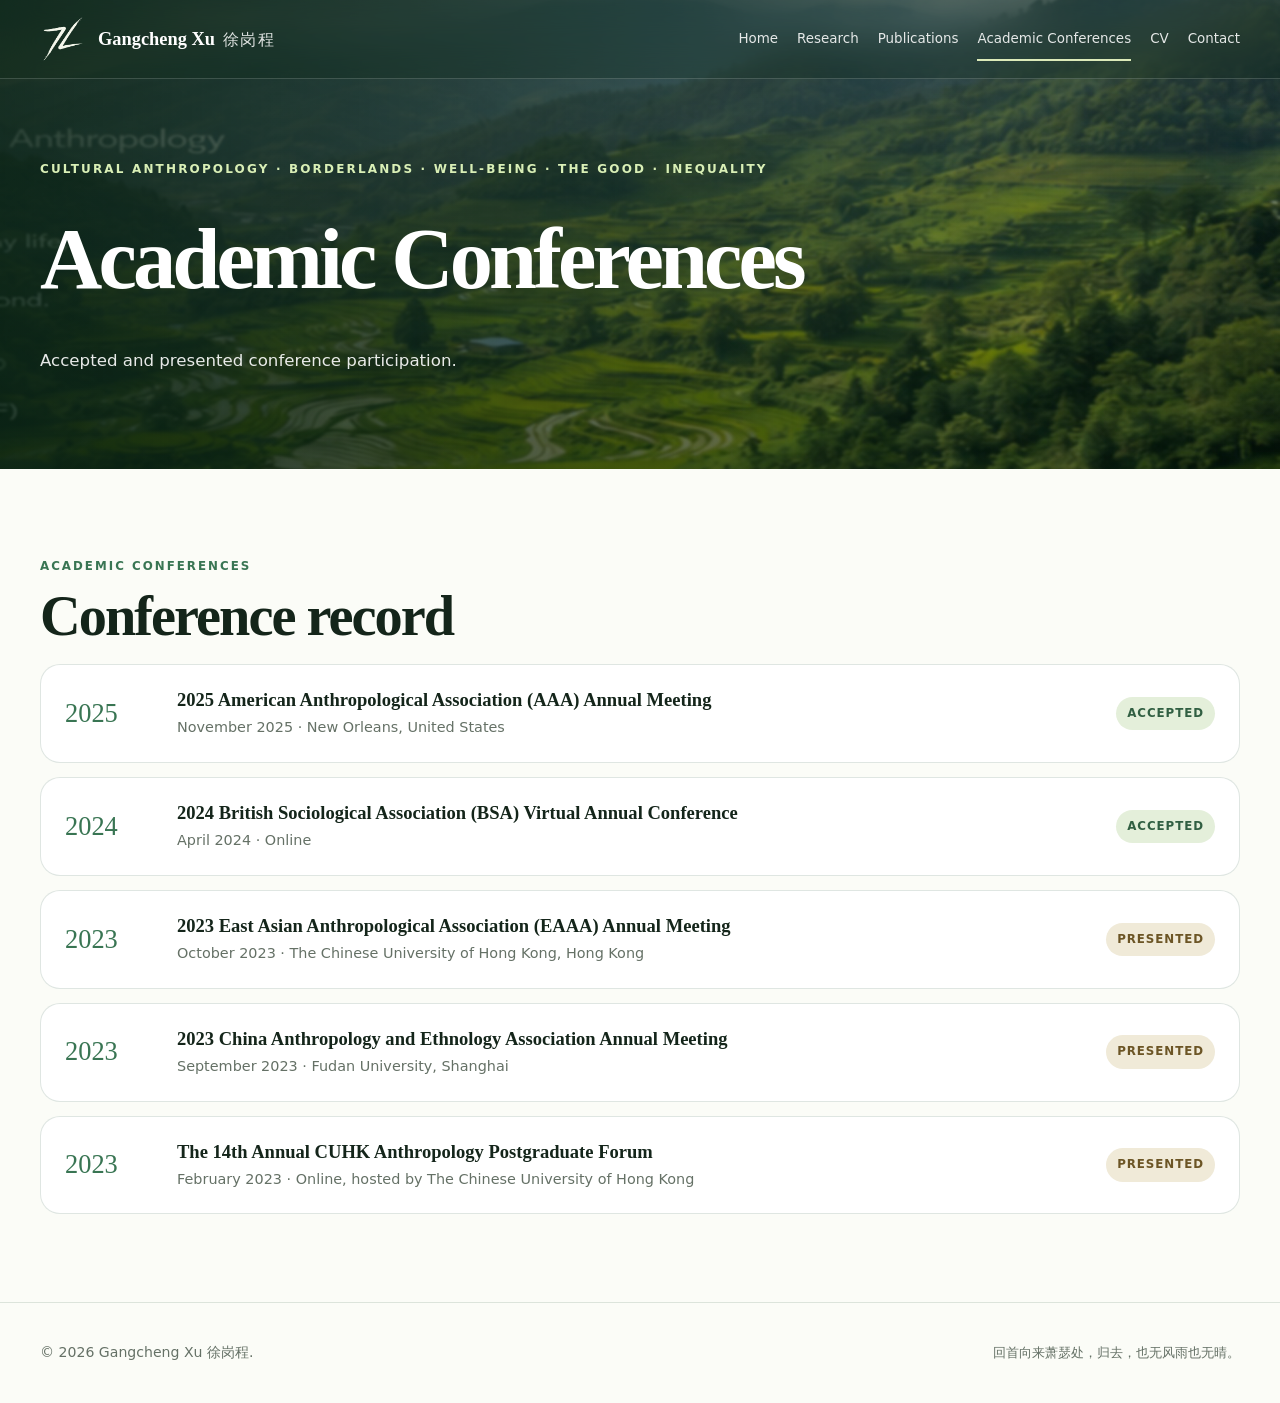
<file: conferences.html>
<!doctype html>
<html lang="en"><head><meta charset="utf-8"><meta name="viewport" content="width=device-width,initial-scale=1"><meta name="description" content="Academic website of Gangcheng Xu, a scholar in cultural anthropology."><title>Academic Conferences | Gangcheng Xu 徐岗程</title><link rel="icon" type="image/png" href="assets/x77-logo-approved.png"><link rel="stylesheet" href="styles.css"></head><body><header class="site-header"><div class="container nav-wrap"><a class="brand" href="index.html"><img class="brand-logo brand-logo-light" src="assets/x77-logo-approved-white.png" alt=""><img class="brand-logo brand-logo-dark" src="assets/x77-logo-approved.png" alt=""><span class="brand-name">Gangcheng Xu <span class="brand-cn" lang="zh-Hans">徐岗程</span></span></a><button class="menu-btn" aria-label="Open navigation" aria-expanded="false">☰</button><nav class="nav" aria-label="Primary"><a class="" href="index.html">Home</a><a class="" href="research.html">Research</a><a class="" href="publications.html">Publications</a><a class="active" href="conferences.html">Academic Conferences</a><a class="" href="cv.html">CV</a><a class="" href="contact.html">Contact</a></nav></div></header><main>
<section class="page-hero"><div class="container"><div class="eyebrow">Cultural Anthropology · Borderlands · Well-being · The Good · Inequality</div><h1>Academic Conferences</h1><p class="lead">Accepted and presented conference participation.</p></div></section>
<section><div class="container reveal"><div class="section-kicker">Academic conferences</div><h2 class="section-title">Conference record</h2><div class="conference-list"><article class="conference-item"><div class="conference-year">2025</div><div class="conference-content"><h2>2025 American Anthropological Association (AAA) Annual Meeting</h2><p>November 2025 · New Orleans, United States</p></div><div class="status-badge accepted">Accepted</div></article><article class="conference-item"><div class="conference-year">2024</div><div class="conference-content"><h2>2024 British Sociological Association (BSA) Virtual Annual Conference</h2><p>April 2024 · Online</p></div><div class="status-badge accepted">Accepted</div></article><article class="conference-item"><div class="conference-year">2023</div><div class="conference-content"><h2>2023 East Asian Anthropological Association (EAAA) Annual Meeting</h2><p>October 2023 · The Chinese University of Hong Kong, Hong Kong</p></div><div class="status-badge presented">Presented</div></article><article class="conference-item"><div class="conference-year">2023</div><div class="conference-content"><h2>2023 China Anthropology and Ethnology Association Annual Meeting</h2><p>September 2023 · Fudan University, Shanghai</p></div><div class="status-badge presented">Presented</div></article><article class="conference-item"><div class="conference-year">2023</div><div class="conference-content"><h2>The 14th Annual CUHK Anthropology Postgraduate Forum</h2><p>February 2023 · Online, hosted by The Chinese University of Hong Kong</p></div><div class="status-badge presented">Presented</div></article></div></div></section>
</main><footer><div class="container footer-row"><div>© <span data-year></span> Gangcheng Xu <span lang="zh-Hans">徐岗程</span>.</div><div class="small">回首向来萧瑟处，归去，也无风雨也无晴。</div></div></footer><script src="script.js"></script></body></html>
</file>
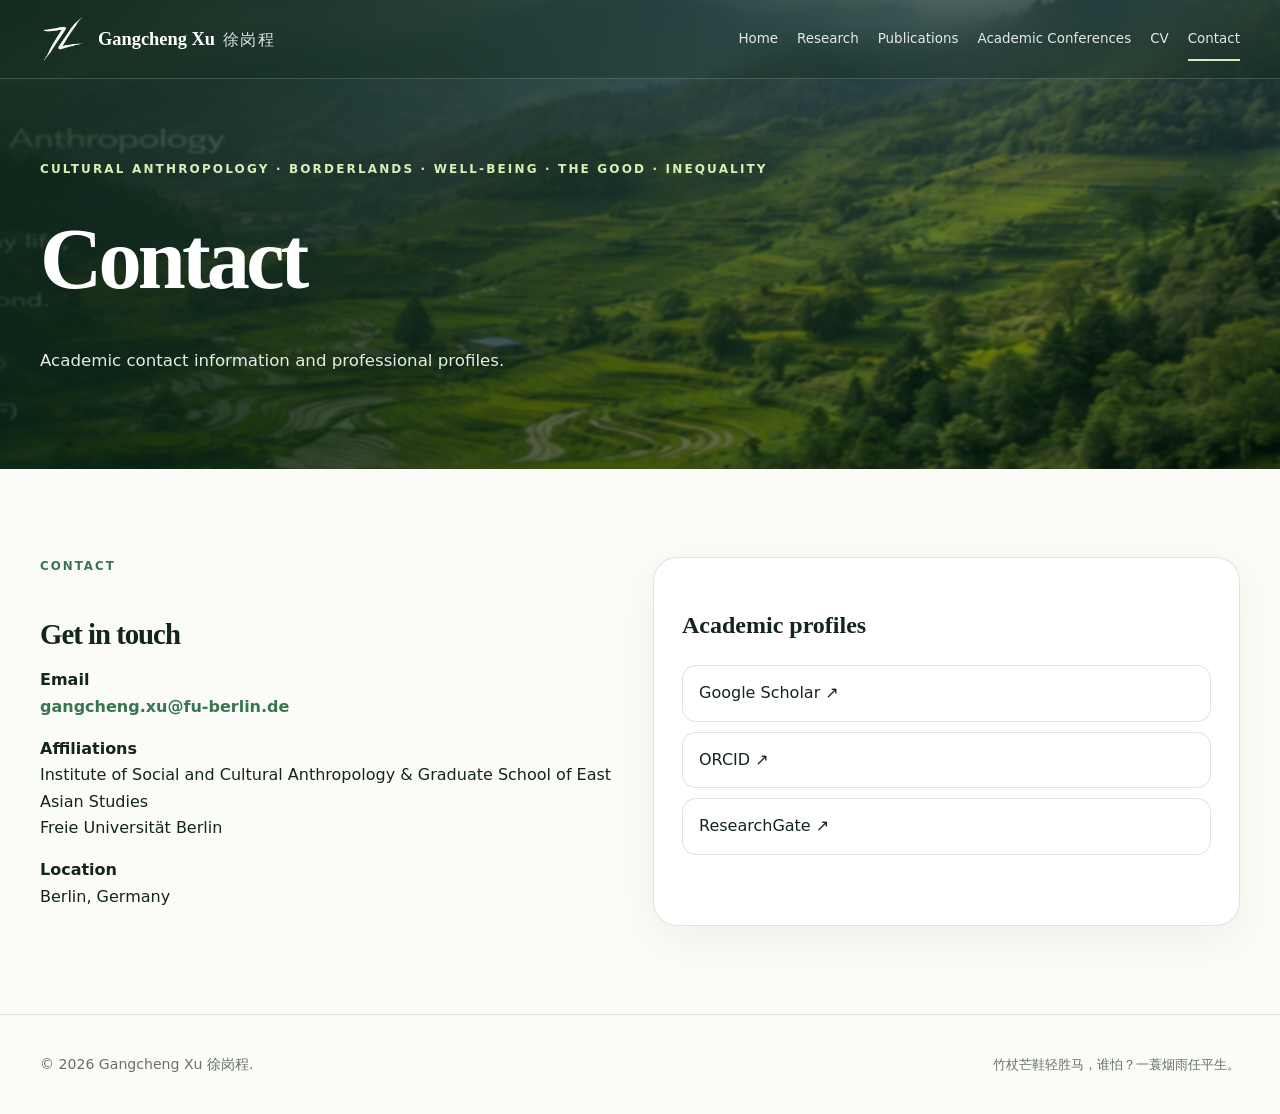
<file: contact.html>
<!doctype html>
<html lang="en"><head><meta charset="utf-8"><meta name="viewport" content="width=device-width,initial-scale=1"><meta name="description" content="Academic website of Gangcheng Xu, a scholar in cultural anthropology."><title>Contact | Gangcheng Xu 徐岗程</title><link rel="icon" type="image/png" href="assets/x77-logo-approved.png"><link rel="stylesheet" href="styles.css"></head><body><header class="site-header"><div class="container nav-wrap"><a class="brand" href="index.html"><img class="brand-logo brand-logo-light" src="assets/x77-logo-approved-white.png" alt=""><img class="brand-logo brand-logo-dark" src="assets/x77-logo-approved.png" alt=""><span class="brand-name">Gangcheng Xu <span class="brand-cn" lang="zh-Hans">徐岗程</span></span></a><button class="menu-btn" aria-label="Open navigation" aria-expanded="false">☰</button><nav class="nav" aria-label="Primary"><a class="" href="index.html">Home</a><a class="" href="research.html">Research</a><a class="" href="publications.html">Publications</a><a class="" href="conferences.html">Academic Conferences</a><a class="" href="cv.html">CV</a><a class="active" href="contact.html">Contact</a></nav></div></header><main>
<section class="page-hero"><div class="container"><div class="eyebrow">Cultural Anthropology · Borderlands · Well-being · The Good · Inequality</div><h1>Contact</h1><p class="lead">Academic contact information and professional profiles.</p></div></section>
<section><div class="container reveal"><div class="two-col"><div class="prose"><div class="section-kicker">Contact</div><h2 class="section-title">Get in touch</h2><p><strong>Email</strong><br><a class="text-link" href="gangcheng.xu@fu-berlin.de">gangcheng.xu@fu-berlin.de</a></p><p><strong>Affiliations</strong><br>Institute of Social and Cultural Anthropology & Graduate School of East Asian Studies<br>Freie Universität Berlin</p><p><strong>Location</strong><br>Berlin, Germany</p></div><aside class="glass-panel"><h2>Academic profiles</h2><div class="contact-links"><a href="https://scholar.google.com/citations?user=ksTzFc0AAAAJ&hl=zh-CN" target="_blank" rel="noopener">Google Scholar ↗</a><a href="https://orcid.org/0009-0008-9621-7381" target="_blank" rel="noopener">ORCID ↗</a><a href="https://www.researchgate.net/profile/Gangcheng-Xu" target="_blank" rel="noopener">ResearchGate ↗</a></div></aside></div></div></section>
</main><footer><div class="container footer-row"><div>© <span data-year></span> Gangcheng Xu <span lang="zh-Hans">徐岗程</span>.</div><div class="small">竹杖芒鞋轻胜马，谁怕？一蓑烟雨任平生。</div></div></footer><script src="script.js"></script></body></html>
</file>
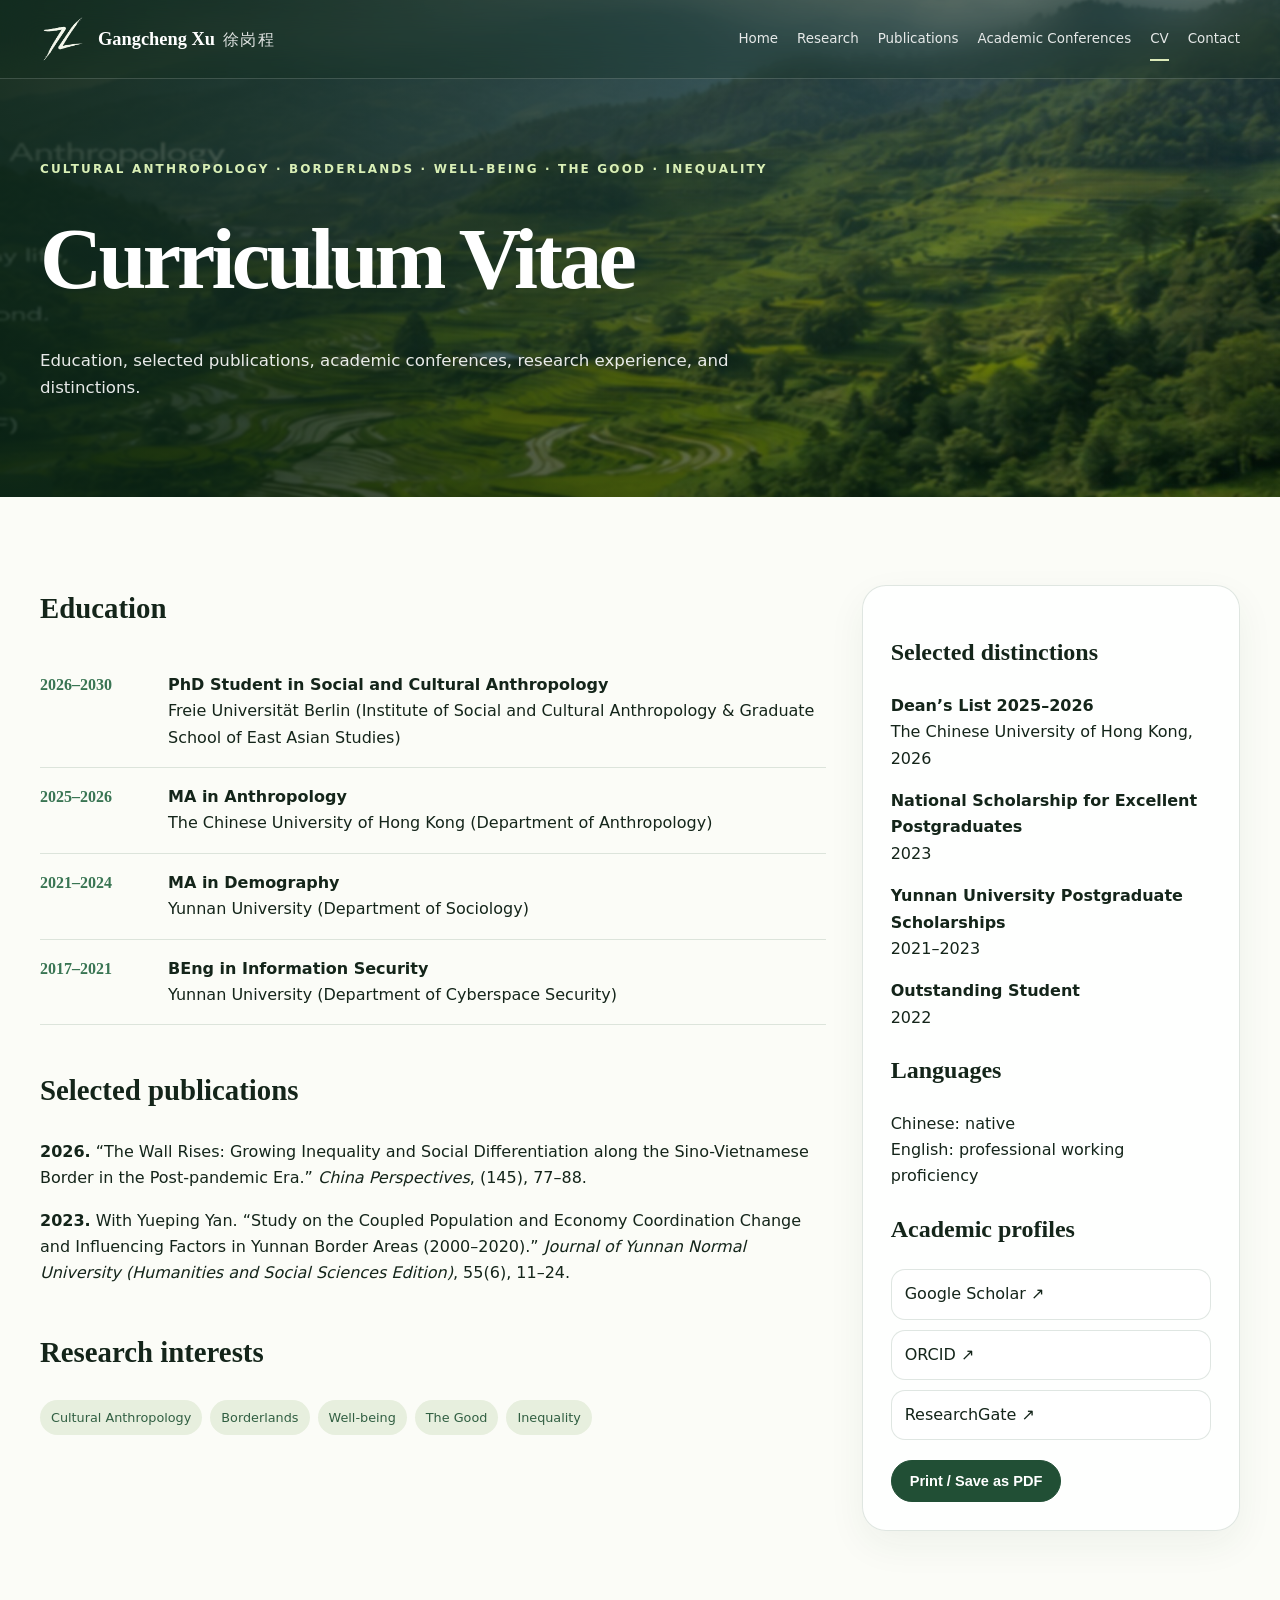
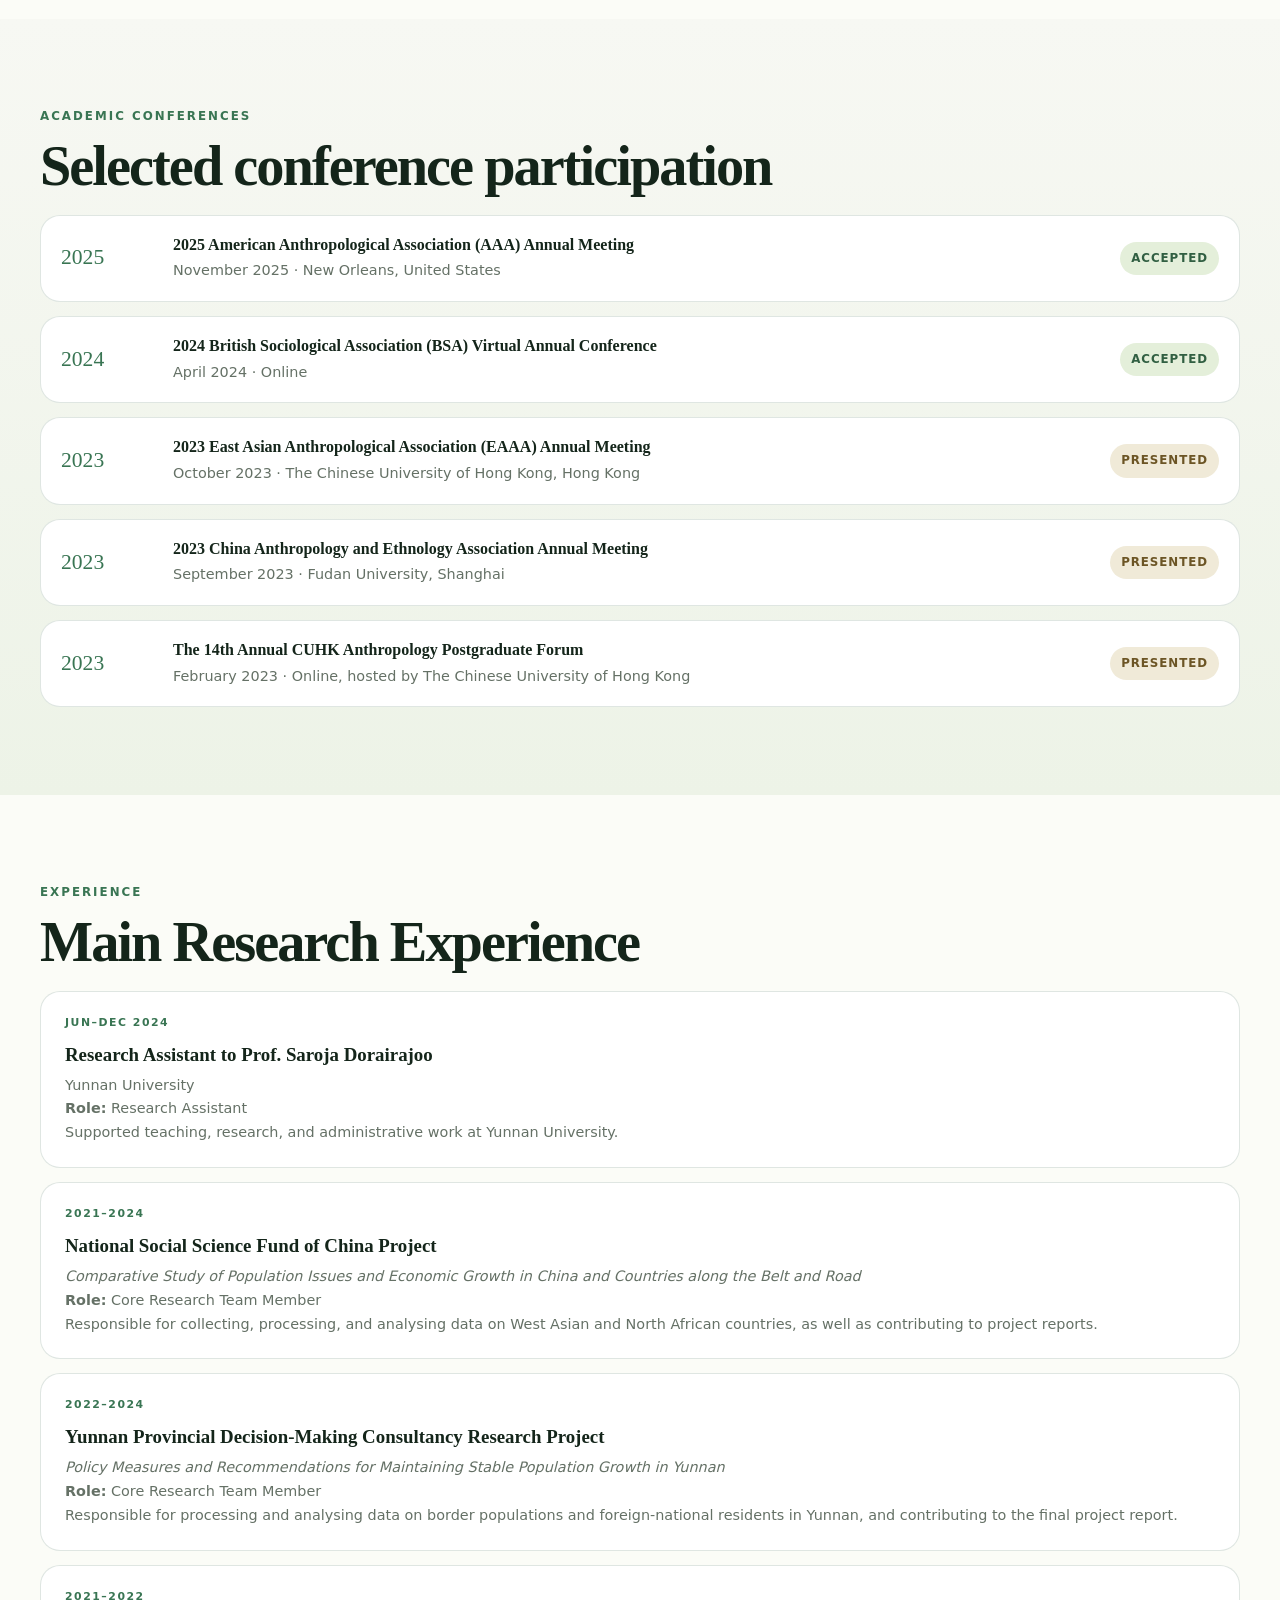
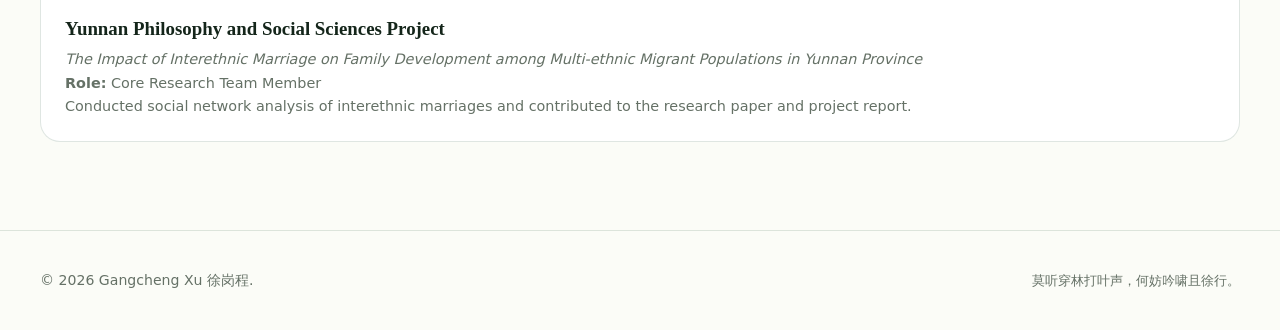
<file: cv.html>
<!doctype html>
<html lang="en"><head><meta charset="utf-8"><meta name="viewport" content="width=device-width,initial-scale=1"><meta name="description" content="Academic website of Gangcheng Xu, a scholar in cultural anthropology."><title>Curriculum Vitae | Gangcheng Xu 徐岗程</title><link rel="icon" type="image/png" href="assets/x77-logo-approved.png"><link rel="stylesheet" href="styles.css"></head><body><header class="site-header"><div class="container nav-wrap"><a class="brand" href="index.html"><img class="brand-logo brand-logo-light" src="assets/x77-logo-approved-white.png" alt=""><img class="brand-logo brand-logo-dark" src="assets/x77-logo-approved.png" alt=""><span class="brand-name">Gangcheng Xu <span class="brand-cn" lang="zh-Hans">徐岗程</span></span></a><button class="menu-btn" aria-label="Open navigation" aria-expanded="false">☰</button><nav class="nav" aria-label="Primary"><a class="" href="index.html">Home</a><a class="" href="research.html">Research</a><a class="" href="publications.html">Publications</a><a class="" href="conferences.html">Academic Conferences</a><a class="active" href="cv.html">CV</a><a class="" href="contact.html">Contact</a></nav></div></header><main>
<section class="page-hero"><div class="container"><div class="eyebrow">Cultural Anthropology · Borderlands · Well-being · The Good · Inequality</div><h1>Curriculum Vitae</h1><p class="lead">Education, selected publications, academic conferences, research experience, and distinctions.</p></div></section>
<section><div class="container reveal"><div class="cv-grid"><div class="prose cv-main"><h2>Education</h2><div class="cv-entry"><div class="cv-date">2026–2030</div><div><strong>PhD Student in Social and Cultural Anthropology</strong><br>Freie Universität Berlin (Institute of Social and Cultural Anthropology & Graduate School of East Asian Studies)</div></div><div class="cv-entry"><div class="cv-date">2025–2026</div><div><strong>MA in Anthropology</strong><br>The Chinese University of Hong Kong (Department of Anthropology)</div></div><div class="cv-entry"><div class="cv-date">2021–2024</div><div><strong>MA in Demography</strong><br>Yunnan University (Department of Sociology)</div></div><div class="cv-entry"><div class="cv-date">2017–2021</div><div><strong>BEng in Information Security</strong><br>Yunnan University (Department of Cyberspace Security)</div></div>
<h2>Selected publications</h2><p><strong>2026.</strong> “The Wall Rises: Growing Inequality and Social Differentiation along the Sino-Vietnamese Border in the Post-pandemic Era.” <em>China Perspectives</em>, (145), 77–88.</p><p><strong>2023.</strong> With Yueping Yan. “Study on the Coupled Population and Economy Coordination Change and Influencing Factors in Yunnan Border Areas (2000–2020).” <em>Journal of Yunnan Normal University (Humanities and Social Sciences Edition)</em>, 55(6), 11–24.</p>
<h2>Research interests</h2><div class="tag-list"><span class="tag">Cultural Anthropology</span><span class="tag">Borderlands</span><span class="tag">Well-being</span><span class="tag">The Good</span><span class="tag">Inequality</span></div></div>
<aside class="glass-panel cv-side"><h2>Selected distinctions</h2><p><strong>Dean’s List 2025–2026</strong><br>The Chinese University of Hong Kong, 2026</p><p><strong>National Scholarship for Excellent Postgraduates</strong><br>2023</p><p><strong>Yunnan University Postgraduate Scholarships</strong><br>2021–2023</p><p><strong>Outstanding Student</strong><br>2022</p><h2>Languages</h2><p>Chinese: native<br>English: professional working proficiency</p><h2>Academic profiles</h2><div class="contact-links compact-links"><a href="https://scholar.google.com/citations?user=ksTzFc0AAAAJ&hl=zh-CN" target="_blank" rel="noopener">Google Scholar ↗</a><a href="https://orcid.org/0009-0008-9621-7381" target="_blank" rel="noopener">ORCID ↗</a><a href="https://www.researchgate.net/profile/Gangcheng-Xu" target="_blank" rel="noopener">ResearchGate ↗</a></div><button class="button dark print-button" type="button" onclick="window.print()">Print / Save as PDF</button></aside></div></div></section>
<section class="soft"><div class="container reveal"><div class="section-kicker">Academic conferences</div><h2 class="section-title">Selected conference participation</h2><div class="conference-list compact-conferences"><article class="conference-item"><div class="conference-year">2025</div><div class="conference-content"><h2>2025 American Anthropological Association (AAA) Annual Meeting</h2><p>November 2025 · New Orleans, United States</p></div><div class="status-badge accepted">Accepted</div></article><article class="conference-item"><div class="conference-year">2024</div><div class="conference-content"><h2>2024 British Sociological Association (BSA) Virtual Annual Conference</h2><p>April 2024 · Online</p></div><div class="status-badge accepted">Accepted</div></article><article class="conference-item"><div class="conference-year">2023</div><div class="conference-content"><h2>2023 East Asian Anthropological Association (EAAA) Annual Meeting</h2><p>October 2023 · The Chinese University of Hong Kong, Hong Kong</p></div><div class="status-badge presented">Presented</div></article><article class="conference-item"><div class="conference-year">2023</div><div class="conference-content"><h2>2023 China Anthropology and Ethnology Association Annual Meeting</h2><p>September 2023 · Fudan University, Shanghai</p></div><div class="status-badge presented">Presented</div></article><article class="conference-item"><div class="conference-year">2023</div><div class="conference-content"><h2>The 14th Annual CUHK Anthropology Postgraduate Forum</h2><p>February 2023 · Online, hosted by The Chinese University of Hong Kong</p></div><div class="status-badge presented">Presented</div></article></div></div></section>
<section>
  <div class="container reveal">

    <div class="section-kicker">Experience</div>

    <h2 class="section-title">
      Main Research Experience
    </h2>

    <div class="pub-list">

      <article class="list-item">
        <div class="type">
          Jun–Dec 2024
        </div>

        <h3>
          Research Assistant to Prof. Saroja Dorairajoo
        </h3>

        <p>
          Yunnan University
        </p>

        <p class="small">
          <strong>Role:</strong> Research Assistant
        </p>

        <p class="small">
          Supported teaching, research, and administrative work at
          Yunnan University.
        </p>
      </article>

      <article class="list-item">
        <div class="type">
          2021–2024
        </div>

        <h3>
          National Social Science Fund of China Project
        </h3>

        <p>
          <em>
            Comparative Study of Population Issues and Economic Growth
            in China and Countries along the Belt and Road
          </em>
        </p>

        <p class="small">
          <strong>Role:</strong> Core Research Team Member
        </p>

        <p class="small">
          Responsible for collecting, processing, and analysing data
          on West Asian and North African countries, as well as
          contributing to project reports.
        </p>
      </article>

      <article class="list-item">
        <div class="type">
          2022–2024
        </div>

        <h3>
          Yunnan Provincial Decision-Making Consultancy Research Project
        </h3>

        <p>
          <em>
            Policy Measures and Recommendations for Maintaining Stable
            Population Growth in Yunnan
          </em>
        </p>

        <p class="small">
          <strong>Role:</strong> Core Research Team Member
        </p>

        <p class="small">
          Responsible for processing and analysing data on border
          populations and foreign-national residents in Yunnan, and
          contributing to the final project report.
        </p>
      </article>

      <article class="list-item">
        <div class="type">
          2021–2022
        </div>

        <h3>
          Yunnan Philosophy and Social Sciences Project
        </h3>

        <p>
          <em>
            The Impact of Interethnic Marriage on Family Development
            among Multi-ethnic Migrant Populations in Yunnan Province
          </em>
        </p>

        <p class="small">
          <strong>Role:</strong> Core Research Team Member
        </p>

        <p class="small">
          Conducted social network analysis of interethnic marriages
          and contributed to the research paper and project report.
        </p>
      </article>

    </div>

  </div>
</section>
</main><footer><div class="container footer-row"><div>© <span data-year></span> Gangcheng Xu <span lang="zh-Hans">徐岗程</span>.</div><div class="small">莫听穿林打叶声，何妨吟啸且徐行。</div></div></footer><script src="script.js"></script></body></html>
</file>
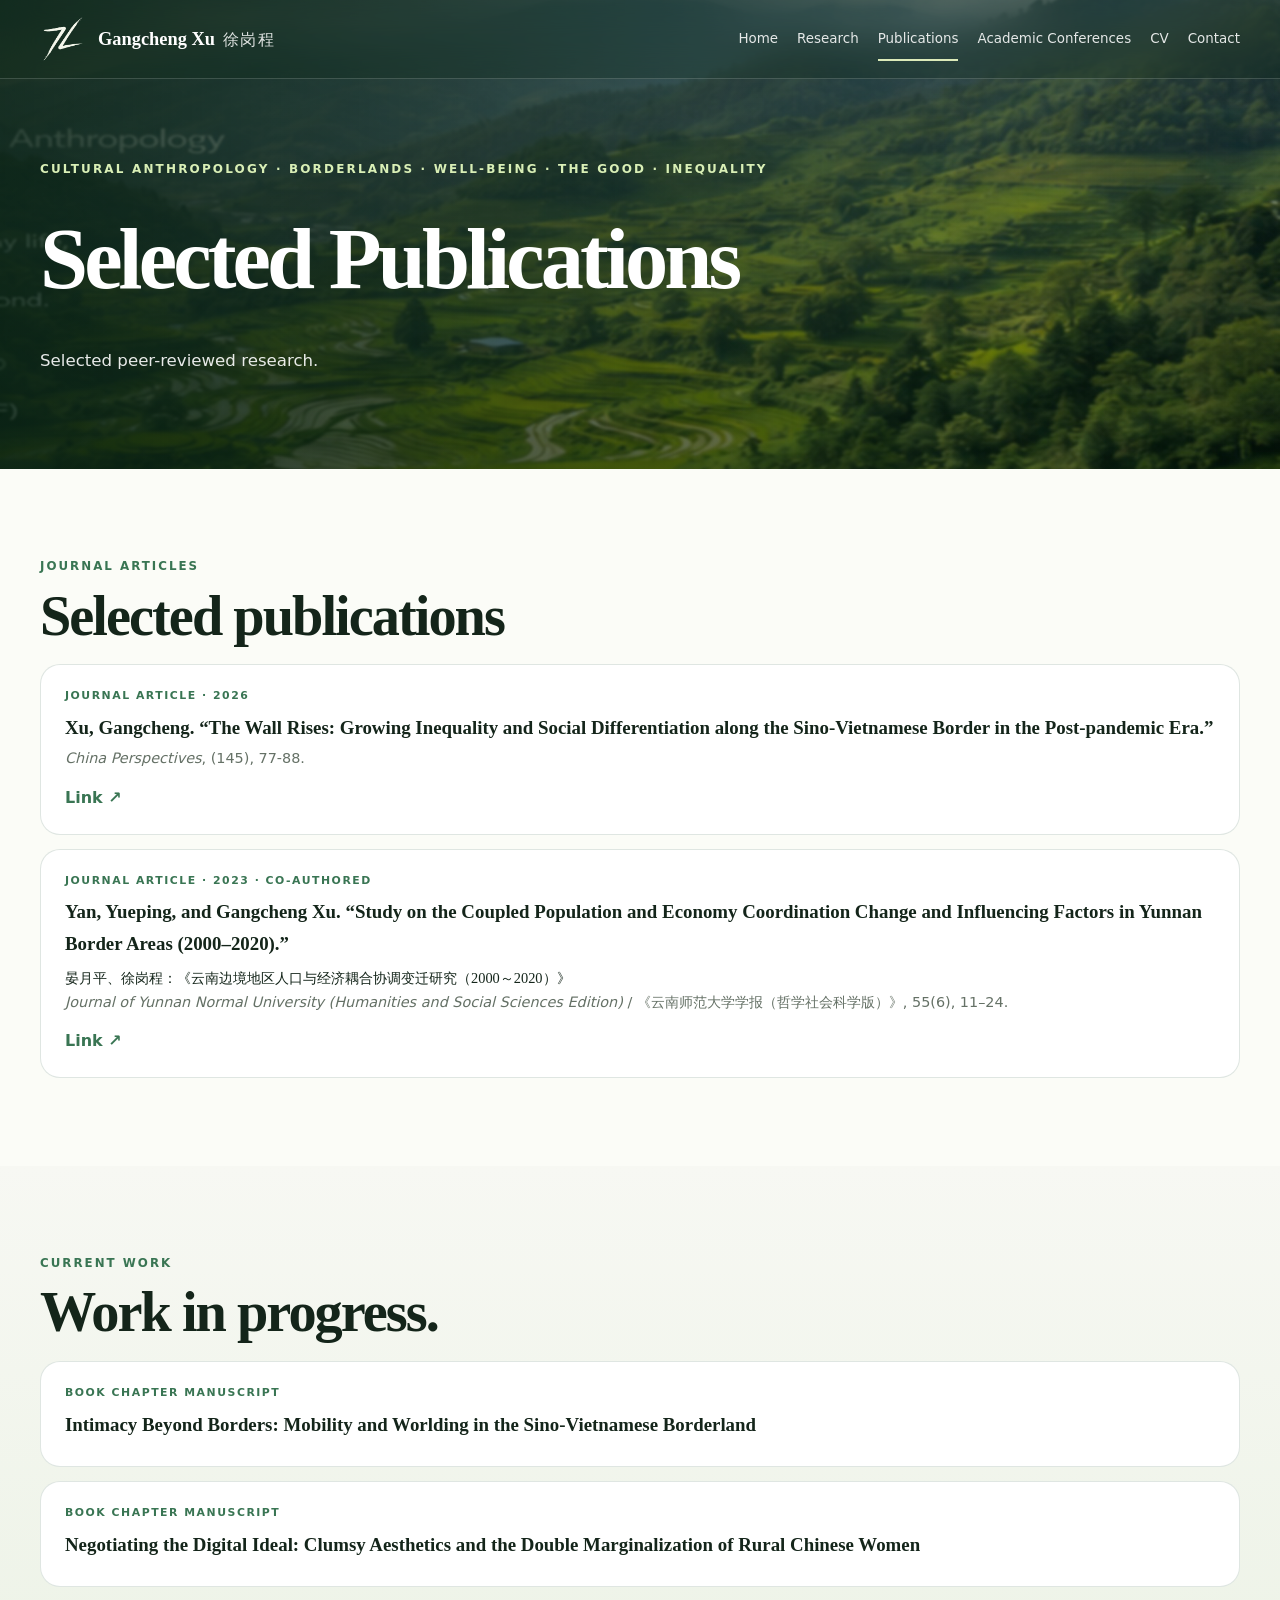
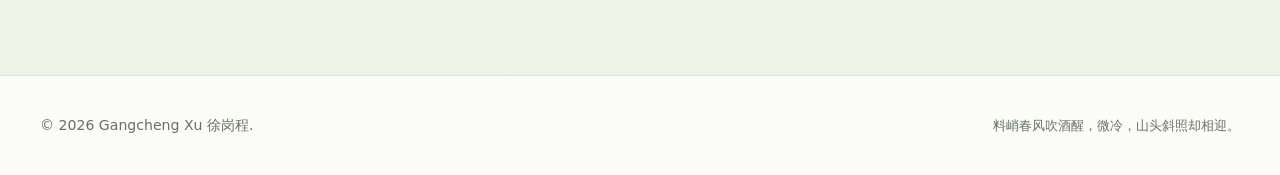
<file: publications.html>
<!doctype html>
<html lang="en"><head><meta charset="utf-8"><meta name="viewport" content="width=device-width,initial-scale=1"><meta name="description" content="Academic website of Gangcheng Xu, a scholar in cultural anthropology."><title>Selected Publications | Gangcheng Xu 徐岗程</title><link rel="icon" type="image/png" href="assets/x77-logo-approved.png"><link rel="stylesheet" href="styles.css"></head><body><header class="site-header"><div class="container nav-wrap"><a class="brand" href="index.html"><img class="brand-logo brand-logo-light" src="assets/x77-logo-approved-white.png" alt=""><img class="brand-logo brand-logo-dark" src="assets/x77-logo-approved.png" alt=""><span class="brand-name">Gangcheng Xu <span class="brand-cn" lang="zh-Hans">徐岗程</span></span></a><button class="menu-btn" aria-label="Open navigation" aria-expanded="false">☰</button><nav class="nav" aria-label="Primary"><a class="" href="index.html">Home</a><a class="" href="research.html">Research</a><a class="active" href="publications.html">Publications</a><a class="" href="conferences.html">Academic Conferences</a><a class="" href="cv.html">CV</a><a class="" href="contact.html">Contact</a></nav></div></header><main>
<section class="page-hero"><div class="container"><div class="eyebrow">Cultural Anthropology · Borderlands · Well-being · The Good · Inequality</div><h1>Selected Publications</h1><p class="lead">Selected peer-reviewed research.</p></div></section>
<section><div class="container reveal"><div class="section-kicker">Journal articles</div><h2 class="section-title">Selected publications</h2><div class="pub-list bibliography">
<article class="list-item"><div class="type">Journal article · 2026</div><h3>Xu, Gangcheng. “The Wall Rises: Growing Inequality and Social Differentiation along the Sino-Vietnamese Border in the Post-pandemic Era.”</h3><p><em>China Perspectives</em>, (145), 77-88.</p><div class="item-links"><a href="https://journals.openedition.org/chinaperspectives/20858" target="_blank" rel="noopener">Link ↗</a></div></article>
<article class="list-item"><div class="type">Journal article · 2023 · Co-authored</div><h3>Yan, Yueping, and Gangcheng Xu. “Study on the Coupled Population and Economy Coordination Change and Influencing Factors in Yunnan Border Areas (2000–2020).”</h3><p class="bilingual-title" lang="zh-Hans">晏月平、徐岗程：《云南边境地区人口与经济耦合协调变迁研究（2000～2020）》</p><p><em>Journal of Yunnan Normal University (Humanities and Social Sciences Edition)</em> / <span lang="zh-Hans">《云南师范大学学报（哲学社会科学版）》</span>, 55(6), 11–24.</p><div class="item-links"><a href="https://www.researchgate.net/publication/376797215_yunnanbianjingdequrenkouyujingjiouhexiediaobianqianyanjiu20002020_Study_on_the_Coupled_Population_and_Economy_Coordination_Change_and_Influencing_Factors_in_Yunnan_Border_Areas_2000_-_2020" target="_blank" rel="noopener">Link ↗</a></div></article>
</div></div></section>
<section class="soft"><div class="container reveal"><div class="section-kicker">Current work</div><h2 class="section-title">Work in progress.</h2><div class="pub-list"><article class="list-item"><div class="type">Book chapter manuscript</div><h3>Intimacy Beyond Borders: Mobility and Worlding in the Sino-Vietnamese Borderland</h3></article><article class="list-item"><div class="type">Book chapter manuscript</div><h3>Negotiating the Digital Ideal: Clumsy Aesthetics and the Double Marginalization of Rural Chinese Women</h3></article></div></div></section>
</main><footer><div class="container footer-row"><div>© <span data-year></span> Gangcheng Xu <span lang="zh-Hans">徐岗程</span>.</div><div class="small">料峭春风吹酒醒，微冷，山头斜照却相迎。</div></div></footer><script src="script.js"></script></body></html>
</file>
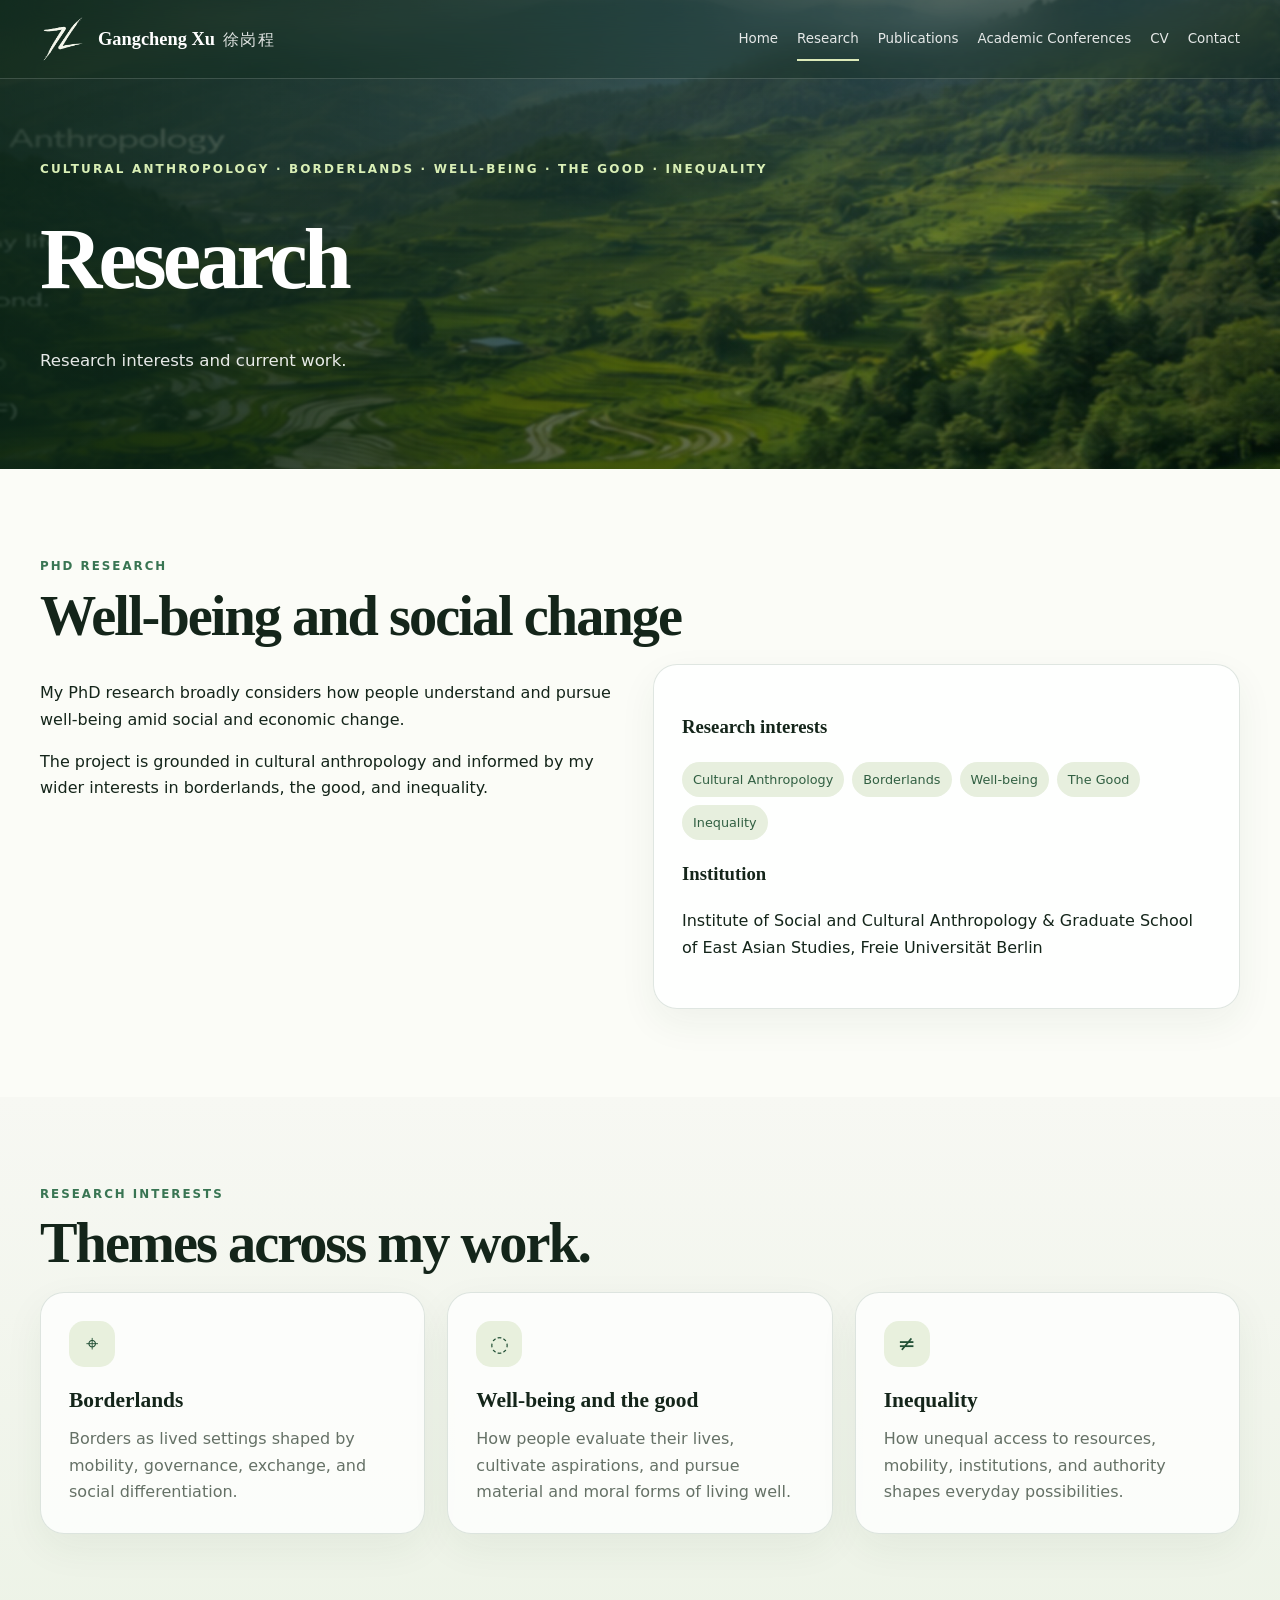
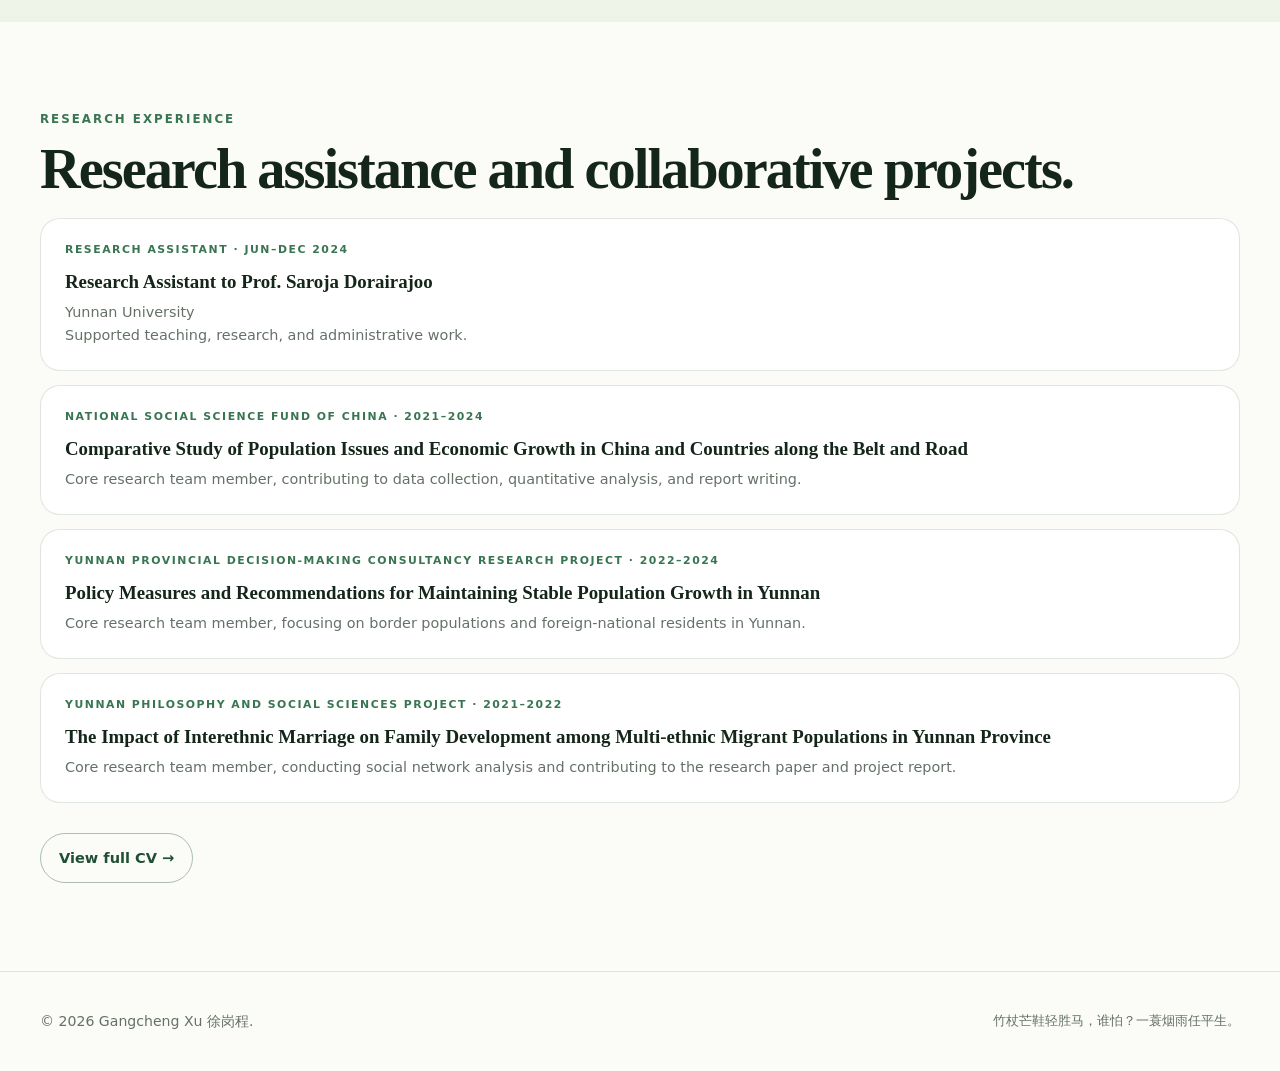
<file: research.html>
<!doctype html>
<html lang="en"><head><meta charset="utf-8"><meta name="viewport" content="width=device-width,initial-scale=1"><meta name="description" content="Academic website of Gangcheng Xu, a scholar in cultural anthropology."><title>Research | Gangcheng Xu 徐岗程</title><link rel="icon" type="image/png" href="assets/x77-logo-approved.png"><link rel="stylesheet" href="styles.css"></head><body><header class="site-header"><div class="container nav-wrap"><a class="brand" href="index.html"><img class="brand-logo brand-logo-light" src="assets/x77-logo-approved-white.png" alt=""><img class="brand-logo brand-logo-dark" src="assets/x77-logo-approved.png" alt=""><span class="brand-name">Gangcheng Xu <span class="brand-cn" lang="zh-Hans">徐岗程</span></span></a><button class="menu-btn" aria-label="Open navigation" aria-expanded="false">☰</button><nav class="nav" aria-label="Primary"><a class="" href="index.html">Home</a><a class="active" href="research.html">Research</a><a class="" href="publications.html">Publications</a><a class="" href="conferences.html">Academic Conferences</a><a class="" href="cv.html">CV</a><a class="" href="contact.html">Contact</a></nav></div></header><main>
<section class="page-hero"><div class="container"><div class="eyebrow">Cultural Anthropology · Borderlands · Well-being · The Good · Inequality</div><h1>Research</h1><p class="lead">Research interests and current work.</p></div></section>
<section><div class="container reveal"><div class="section-kicker">PhD research</div><h2 class="section-title">Well-being and social change</h2><div class="two-col"><div class="prose"><p>My PhD research broadly considers how people understand and pursue well-being amid social and economic change.</p><p>The project is grounded in cultural anthropology and informed by my wider interests in borderlands, the good, and inequality.</p></div><aside class="glass-panel"><h3>Research interests</h3><div class="tag-list"><span class="tag">Cultural Anthropology</span><span class="tag">Borderlands</span><span class="tag">Well-being</span><span class="tag">The Good</span><span class="tag">Inequality</span></div><h3>Institution</h3><p>Institute of Social and Cultural Anthropology & Graduate School of East Asian Studies, Freie Universität Berlin</p><h3></aside></div></div></section>
<section class="soft"><div class="container reveal"><div class="section-kicker">Research interests</div><h2 class="section-title">Themes across my work.</h2><div class="grid-3"><article class="card"><div class="card-icon">⌖</div><h3>Borderlands</h3><p>Borders as lived settings shaped by mobility, governance, exchange, and social differentiation.</p></article><article class="card"><div class="card-icon">◌</div><h3>Well-being and the good</h3><p>How people evaluate their lives, cultivate aspirations, and pursue material and moral forms of living well.</p></article><article class="card"><div class="card-icon">≠</div><h3>Inequality</h3><p>How unequal access to resources, mobility, institutions, and authority shapes everyday possibilities.</p></article></div></div></section>
<section>
  <div class="container reveal">

    <div class="section-kicker">Research experience</div>

    <h2 class="section-title">
      Research assistance and collaborative projects.
    </h2>

    <div class="pub-list">

      <article class="list-item">
        <div class="type">
          Research Assistant · Jun–Dec 2024
        </div>

        <h3>
          Research Assistant to Prof. Saroja Dorairajoo
        </h3>

        <p>
          Yunnan University
        </p>

        <p class="small">
          Supported teaching, research, and administrative work.
        </p>
      </article>

      <article class="list-item">
        <div class="type">
          National Social Science Fund of China · 2021–2024
        </div>

        <h3>
          Comparative Study of Population Issues and Economic Growth
          in China and Countries along the Belt and Road
        </h3>

        <p class="small">
          Core research team member, contributing to data collection,
          quantitative analysis, and report writing.
        </p>
      </article>

      <article class="list-item">
        <div class="type">
          Yunnan Provincial Decision-Making Consultancy Research Project ·
          2022–2024
        </div>

        <h3>
          Policy Measures and Recommendations for Maintaining Stable
          Population Growth in Yunnan
        </h3>

        <p class="small">
          Core research team member, focusing on border populations and
          foreign-national residents in Yunnan.
        </p>
      </article>

      <article class="list-item">
        <div class="type">
          Yunnan Philosophy and Social Sciences Project · 2021–2022
        </div>

        <h3>
          The Impact of Interethnic Marriage on Family Development among
          Multi-ethnic Migrant Populations in Yunnan Province
        </h3>

        <p class="small">
          Core research team member, conducting social network analysis
          and contributing to the research paper and project report.
        </p>
      </article>

    </div>

    <div class="actions">
      <a class="button outline-dark" href="cv.html">
        View full CV →
      </a>
    </div>

  </div>
</section>
</main><footer><div class="container footer-row"><div>© <span data-year></span> Gangcheng Xu <span lang="zh-Hans">徐岗程</span>.</div><div class="small">竹杖芒鞋轻胜马，谁怕？一蓑烟雨任平生。</div></div></footer><script src="script.js"></script></body></html>
</file>
<file: styles.css>
:root{
  --ink:#14251a;--muted:#657166;--forest:#214f35;--forest-2:#397553;--moss:#8eaa73;
  --lime:#dceab9;--cream:#f6f3e9;--paper:#fbfcf7;--line:rgba(31,78,49,.14);
  --white:rgba(255,255,255,.92);--shadow:0 24px 70px rgba(25,65,39,.14);--max:1200px;
}
*{box-sizing:border-box}html{scroll-behavior:smooth}body{margin:0;background:var(--paper);color:var(--ink);font-family:Inter,ui-sans-serif,system-ui,-apple-system,BlinkMacSystemFont,"Segoe UI",sans-serif;line-height:1.65}a{color:inherit;text-decoration:none}img{max-width:100%;display:block}.container{width:min(var(--max),calc(100% - 40px));margin:auto}
.site-header{position:fixed;inset:0 0 auto;z-index:50;border-bottom:1px solid rgba(255,255,255,.17);background:rgba(12,40,24,.28);backdrop-filter:blur(18px);transition:.25s}.site-header.scrolled{background:rgba(250,251,246,.94);border-color:var(--line);box-shadow:0 10px 35px rgba(19,53,31,.08)}
.nav-wrap{min-height:78px;display:flex;align-items:center;justify-content:space-between;gap:26px}.brand{display:flex;align-items:center;gap:12px;color:white;font-family:Georgia,"Times New Roman",serif;font-size:1.15rem;font-weight:700;white-space:nowrap}.brand-logo{width:46px;height:46px;object-fit:contain}.brand-logo-dark{display:none}.site-header.scrolled .brand{color:var(--ink)}.site-header.scrolled .brand-logo-light{display:none}.site-header.scrolled .brand-logo-dark{display:block}
.nav{display:flex;align-items:center;gap:19px;font-size:.84rem}.nav a{color:rgba(255,255,255,.88);position:relative}.site-header.scrolled .nav a{color:var(--ink)}.nav a:after{content:"";position:absolute;height:2px;left:0;right:100%;bottom:-11px;background:var(--lime);transition:.2s}.site-header.scrolled .nav a:after{background:var(--forest)}.nav a:hover:after,.nav a.active:after{right:0}.menu-btn{display:none;border:0;background:transparent;color:white;font-size:1.35rem}.site-header.scrolled .menu-btn{color:var(--ink)}
.hero{min-height:900px;display:flex;align-items:center;position:relative;color:white;padding:145px 0 100px;background:linear-gradient(90deg,rgba(6,30,18,.82),rgba(8,37,22,.5) 52%,rgba(7,27,16,.12)),url('assets/yunnan-green-hero.jpg') center/cover}.hero:after{content:"";position:absolute;left:0;right:0;bottom:0;height:150px;background:linear-gradient(transparent,var(--paper))}.hero-grid{position:relative;z-index:2;display:grid;grid-template-columns:1.16fr .84fr;column-gap:64px;row-gap:34px;align-items:center}.hero-logo{width:118px;height:118px;border-radius:30px;padding:15px;background:rgba(251,252,247,.94);box-shadow:0 20px 60px rgba(0,0,0,.2);margin-bottom:24px}.eyebrow{font-size:.75rem;text-transform:uppercase;letter-spacing:.18em;color:#d9efb6;font-weight:800}.hero h1,.page-hero h1{font-family:Georgia,"Times New Roman",serif;letter-spacing:-.045em}.hero h1{font-size:clamp(3.6rem,7.8vw,6.8rem);line-height:.92;margin:16px 0 24px}.lead{font-size:1.16rem;max-width:760px;color:rgba(255,255,255,.9)}.actions{display:flex;flex-wrap:wrap;gap:12px;margin-top:30px}.button{display:inline-flex;align-items:center;justify-content:center;gap:8px;padding:12px 18px;border-radius:999px;border:1px solid var(--line);font-size:.91rem;font-weight:750;transition:.2s}.button:hover{transform:translateY(-2px)}.button.primary{background:var(--lime);color:#173620;border-color:var(--lime)}.button.secondary{background:rgba(255,255,255,.09);color:white;border-color:rgba(255,255,255,.35);backdrop-filter:blur(12px)}.button.dark{background:var(--forest);color:white;border-color:var(--forest)}
.hero-card{border:1px solid rgba(255,255,255,.2);border-radius:30px;padding:30px;background:rgba(12,49,28,.48);backdrop-filter:blur(18px);box-shadow:0 28px 80px rgba(0,0,0,.22)}.hero-card-label{font-size:.72rem;letter-spacing:.14em;text-transform:uppercase;color:#d9efb6;font-weight:800}.hero-card h2{font-family:Georgia,serif;font-size:2rem;line-height:1.06;margin:12px 0}.hero-card p{color:rgba(255,255,255,.8)}.mini-meta{display:grid;gap:12px;margin-top:22px}.mini-meta div{padding-top:12px;border-top:1px solid rgba(255,255,255,.14);font-size:.9rem;color:rgba(255,255,255,.76)}.mini-meta strong{color:white}
section{padding:88px 0}.soft{background:linear-gradient(180deg,#f7f8f3,#edf3e7)}.section-kicker{font-size:.74rem;text-transform:uppercase;letter-spacing:.17em;color:var(--forest-2);font-weight:850}.section-title{font-family:Georgia,"Times New Roman",serif;font-size:clamp(2.2rem,4.4vw,3.7rem);line-height:1.06;letter-spacing:-.035em;margin:10px 0 18px}.section-intro{max-width:780px;color:var(--muted);margin-bottom:34px}.grid-3{display:grid;grid-template-columns:repeat(3,1fr);gap:22px}.card{border:1px solid var(--line);border-radius:24px;background:rgba(255,255,255,.76);padding:28px;box-shadow:0 14px 40px rgba(26,65,39,.06);transition:.25s}.card:hover{transform:translateY(-5px);box-shadow:var(--shadow)}.card-icon{width:46px;height:46px;border-radius:15px;display:grid;place-items:center;background:#e8f0dd;color:var(--forest);font-size:1.35rem}.card h3{font-family:Georgia,serif;font-size:1.34rem;margin:16px 0 8px}.card p{margin:0;color:var(--muted)}
.focus-strip{display:flex;flex-wrap:wrap;gap:9px;margin-top:24px}.focus-strip span{padding:8px 13px;border-radius:999px;background:#e5eedb;color:#315f42;font-size:.84rem;font-weight:700}
.map-layout{display:grid;grid-template-columns:.72fr 1.35fr;gap:30px;align-items:stretch}.site-list{display:grid;gap:11px}.site-chip{padding:16px 17px;border-radius:17px;background:rgba(255,255,255,.76);border:1px solid var(--line)}.site-chip strong{display:block}.site-chip span{display:block;color:var(--muted);font-size:.88rem;margin-top:2px}.map-shell{position:relative}.map-shell:before{content:"";position:absolute;inset:12px -12px -12px 12px;border-radius:26px;background:#dfe9d6;z-index:0}#field-map,.field-map{position:relative;z-index:1;min-height:520px;border-radius:25px;overflow:hidden;border:1px solid var(--line);box-shadow:var(--shadow)}.map-note{font-size:.82rem;color:var(--muted);margin-top:14px}.leaflet-popup-content-wrapper{border-radius:14px}.leaflet-popup-content{font-family:Inter,system-ui,sans-serif;line-height:1.45}
.feature-grid{display:grid;grid-template-columns:1.1fr .9fr;gap:26px}.feature-panel{border-radius:28px;overflow:hidden;position:relative;min-height:410px;background:#dce8d5}.feature-panel.image{background:linear-gradient(0deg,rgba(11,42,24,.55),rgba(11,42,24,.04)),url('assets/yunnan-green-hero.jpg') center/cover}.feature-copy{position:absolute;left:28px;right:28px;bottom:28px;color:white}.feature-copy h3{font-family:Georgia,serif;font-size:2rem;margin:0 0 8px}.feature-copy p{max-width:570px;margin:0;color:rgba(255,255,255,.84)}.quote-panel{padding:40px;background:var(--forest);color:white}.quote-panel blockquote{font-family:Georgia,serif;font-size:clamp(1.8rem,3vw,2.7rem);line-height:1.18;margin:0}.quote-panel p{color:rgba(255,255,255,.72);margin-top:22px}
.timeline{display:grid;grid-template-columns:repeat(4,1fr);gap:18px}.time-card{position:relative;padding:24px 22px;border-radius:22px;border:1px solid var(--line);background:white}.time-card .year{font-family:Georgia,serif;font-size:2rem;color:var(--forest-2)}.time-card h3{font-size:1rem;margin:8px 0}.time-card p{font-size:.88rem;color:var(--muted);margin:0}
.news-list,.pub-list{display:grid;gap:14px}.list-item{padding:22px 24px;border:1px solid var(--line);border-radius:20px;background:white}.list-item .type{font-size:.68rem;text-transform:uppercase;letter-spacing:.14em;color:var(--forest-2);font-weight:850}.list-item h3{font-family:Georgia,serif;font-size:1.18rem;margin:7px 0 4px}.list-item p{color:var(--muted);font-size:.9rem;margin:0}
.page-hero{padding:160px 0 78px;color:white;background:linear-gradient(90deg,rgba(8,34,19,.84),rgba(8,34,19,.33)),url('assets/yunnan-green-hero.jpg') center/cover}.page-hero h1{font-size:clamp(3.2rem,7vw,5.4rem);margin:8px 0 14px}.page-hero .lead{font-size:1.04rem}.prose{max-width:850px}.prose h2{font-family:Georgia,serif;margin-top:42px;font-size:1.8rem}.tag-list{display:flex;flex-wrap:wrap;gap:8px}.tag{padding:7px 11px;border-radius:999px;background:#e7efde;color:#315f42;font-size:.8rem}.two-col{display:grid;grid-template-columns:1fr 1fr;gap:26px}.glass-panel{padding:28px;border:1px solid var(--line);border-radius:24px;background:rgba(255,255,255,.8);box-shadow:0 14px 38px rgba(26,65,39,.06)}.glass-panel h2,.glass-panel h3{font-family:Georgia,serif}.contact-links{display:grid;gap:10px}.contact-links a{padding:14px 16px;border:1px solid var(--line);border-radius:14px;background:white}.contact-links a:hover{background:#eff4e9}
footer{padding:38px 0;border-top:1px solid var(--line);color:var(--muted);font-size:.88rem}.footer-row{display:flex;justify-content:space-between;gap:20px;align-items:center}.small{font-size:.84rem;color:var(--muted)}
.reveal{opacity:0;transform:translateY(16px);transition:.65s ease}.reveal.visible{opacity:1;transform:none}
@media(max-width:960px){.hero-grid,.grid-3,.map-layout,.feature-grid,.two-col{grid-template-columns:1fr}.timeline{grid-template-columns:repeat(2,1fr)}.hero{min-height:auto}.hero-card{max-width:600px}.menu-btn{display:block}.nav{position:absolute;top:78px;left:20px;right:20px;display:none;flex-direction:column;align-items:stretch;padding:16px;border-radius:20px;background:rgba(247,248,243,.98);box-shadow:var(--shadow)}.nav.open{display:flex}.nav a,.site-header .nav a{color:var(--ink)}.nav a:after{display:none}.nav-wrap{min-height:76px}.map-shell:before{display:none}}
@media(max-width:600px){.container{width:min(var(--max),calc(100% - 24px))}.hero{padding:135px 0 75px}.hero-logo{width:90px;height:90px}.hero h1{font-size:3.5rem}.hero-card{padding:24px}.timeline{grid-template-columns:1fr}.actions .button{width:100%}section{padding:66px 0}.page-hero{padding:135px 0 65px}.footer-row{align-items:flex-start;flex-direction:column}.brand span{font-size:1rem}.brand-logo{width:39px;height:39px}#field-map,.field-map{min-height:430px}}
@media print{.site-header,.actions,footer,.menu-btn{display:none!important}.page-hero{padding:20px 0;color:#000;background:none}.hero{background:none;color:#000;min-height:auto}.lead{color:#333}.card,.glass-panel,.list-item{box-shadow:none}}


/* Refined bilingual identity and secondary poem placement */
.brand-name{display:flex;align-items:baseline;gap:.5rem}.brand-cn{font-family:"Kaiti SC","STKaiti","KaiTi","Songti SC",serif;font-size:.88em;font-weight:500;letter-spacing:.08em;opacity:.86}.name-lockup{display:flex;align-items:flex-end;gap:24px}.name-cn{font-family:"Kaiti SC","STKaiti","KaiTi","Songti SC",serif;font-size:.38em;font-weight:500;letter-spacing:.12em;line-height:1.15;margin-bottom:.12em;white-space:nowrap;color:#e4efcc}.hero-side{display:grid;gap:18px}.poem-side{padding:22px 24px 24px;border:1px solid rgba(255,255,255,.18);border-radius:24px;background:rgba(7,35,20,.32);backdrop-filter:blur(14px);box-shadow:0 18px 48px rgba(0,0,0,.12)}.poem-heading{font-size:.68rem;letter-spacing:.17em;color:#d9efb6;margin-bottom:9px}.poem-side blockquote{margin:0;font-family:"Kaiti SC","STKaiti","KaiTi","Songti SC","Noto Serif CJK SC",serif;font-size:.98rem;font-weight:500;line-height:1.72;letter-spacing:.025em;color:rgba(255,255,255,.9)}.poem-side blockquote span{display:block}.field-tooltip{border:0!important;border-radius:999px!important;background:rgba(250,252,247,.96)!important;color:#214f35!important;font-family:Inter,system-ui,sans-serif!important;font-weight:800!important;box-shadow:0 8px 24px rgba(23,63,38,.18)!important;padding:5px 9px!important}.field-tooltip:before{border-top-color:rgba(250,252,247,.96)!important}
.compact-sites{align-content:center}.compact-sites .site-chip{padding:13px 16px}.outline-dark{background:transparent;color:var(--forest);border-color:rgba(33,79,53,.36)}.outline-dark:hover{background:#edf3e7}.bilingual-title{font-family:"Songti SC","Noto Serif CJK SC",serif;color:var(--ink)!important;margin-top:8px!important}.item-links{display:flex;flex-wrap:wrap;gap:10px;margin-top:14px}.item-links a,.text-link{color:var(--forest-2);font-weight:750}.item-links a:hover,.text-link:hover{text-decoration:underline}
.conference-list{display:grid;gap:14px}.conference-item{display:grid;grid-template-columns:90px 1fr auto;gap:22px;align-items:center;padding:22px 24px;border:1px solid var(--line);border-radius:20px;background:white}.conference-year{font-family:Georgia,serif;font-size:1.65rem;color:var(--forest-2)}.conference-content h2{font-family:Georgia,serif;font-size:1.16rem;line-height:1.35;margin:0 0 4px}.conference-content p{margin:0;color:var(--muted);font-size:.9rem}.status-badge{justify-self:end;padding:7px 11px;border-radius:999px;font-size:.74rem;font-weight:850;text-transform:uppercase;letter-spacing:.08em}.status-badge.accepted{background:#e4efda;color:#315f42}.status-badge.presented{background:#f0ead8;color:#6c5525}.compact-conferences .conference-item{padding:18px 20px}.compact-conferences .conference-content h2{font-size:1rem}.compact-conferences .conference-year{font-size:1.35rem}
.cv-grid{display:grid;grid-template-columns:1.35fr .65fr;gap:36px;align-items:start}.cv-entry{display:grid;grid-template-columns:110px 1fr;gap:18px;padding:16px 0;border-bottom:1px solid var(--line)}.cv-date{font-family:Georgia,serif;color:var(--forest-2);font-weight:700}.cv-main h2:first-child{margin-top:0}.cv-side{position:sticky;top:110px}.compact-links a{padding:11px 13px}.print-button{margin-top:20px}
@media(max-width:1080px){.nav{gap:14px;font-size:.8rem}.brand{font-size:1.02rem}}
@media(max-width:960px){.hero-side{max-width:650px}.name-lockup{align-items:flex-start}.name-cn{margin-top:.2em}.brand-name{gap:.35rem}.cv-grid{grid-template-columns:1fr}.cv-side{position:static}.conference-item{grid-template-columns:76px 1fr auto}}
@media(max-width:650px){.poem-side{padding:18px}.poem-side blockquote{font-size:.94rem;line-height:1.7}.name-lockup{display:block}.name-cn{display:block;font-size:.34em;margin-top:.38em}.brand-cn{display:none}.conference-item{grid-template-columns:1fr;gap:8px}.conference-year{font-size:1.25rem}.status-badge{justify-self:start}.cv-entry{grid-template-columns:1fr;gap:4px}}
@media print{.cv-side{position:static}.conference-item{break-inside:avoid}.print-button{display:none!important}}

.profile-avatar {
    margin: 24px 0;
}

.profile-avatar img {
    width: 160px;
    height: 160px;
    object-fit: contain;
    display: block;
    filter: drop-shadow(0 8px 18px rgba(0,0,0,0.08));
}
.hero .name-lockup {
  margin: 20px 0 24px;
  font-size: clamp(4rem, 7vw, 6.8rem);
  line-height: 0.9;
  letter-spacing: -0.045em;
}
.hero .name-lockup {
  display: block;
  margin: 20px 0 24px;
  line-height: 1;
  letter-spacing: 0;
}

.hero .name-en {
  display: block;
  font-size: clamp(2rem, 4.5vw, 4.5rem);
  line-height: 1;
  letter-spacing: -0.035em;
  white-space: nowrap;
}

.hero .name-cn {
  display: block;
  margin: 12px 0 0;
  font-size: clamp(1.5rem, 2vw, 2rem);
  line-height: 1.15;
  letter-spacing: 0.08em;
}

.hero .name-preferred {
  display: inline-block;
  margin-left: 0.4rem;
  font-family: Inter, ui-sans-serif, system-ui, sans-serif;
  font-size: 0.72em;
  font-weight: 500;
  line-height: 1;
  letter-spacing: 0.02em;
  color: rgba(255, 255, 255, 0.78);
  vertical-align: baseline;
  white-space: nowrap;
}

@media (max-width: 700px) {
  .hero .name-en {
    font-size: clamp(2.3rem, 8.5vw, 3.3rem);
    white-space: normal;
  }

  .hero .name-cn {
    margin-top: 9px;
    font-size: 1.6rem;
  }
}
</file>
